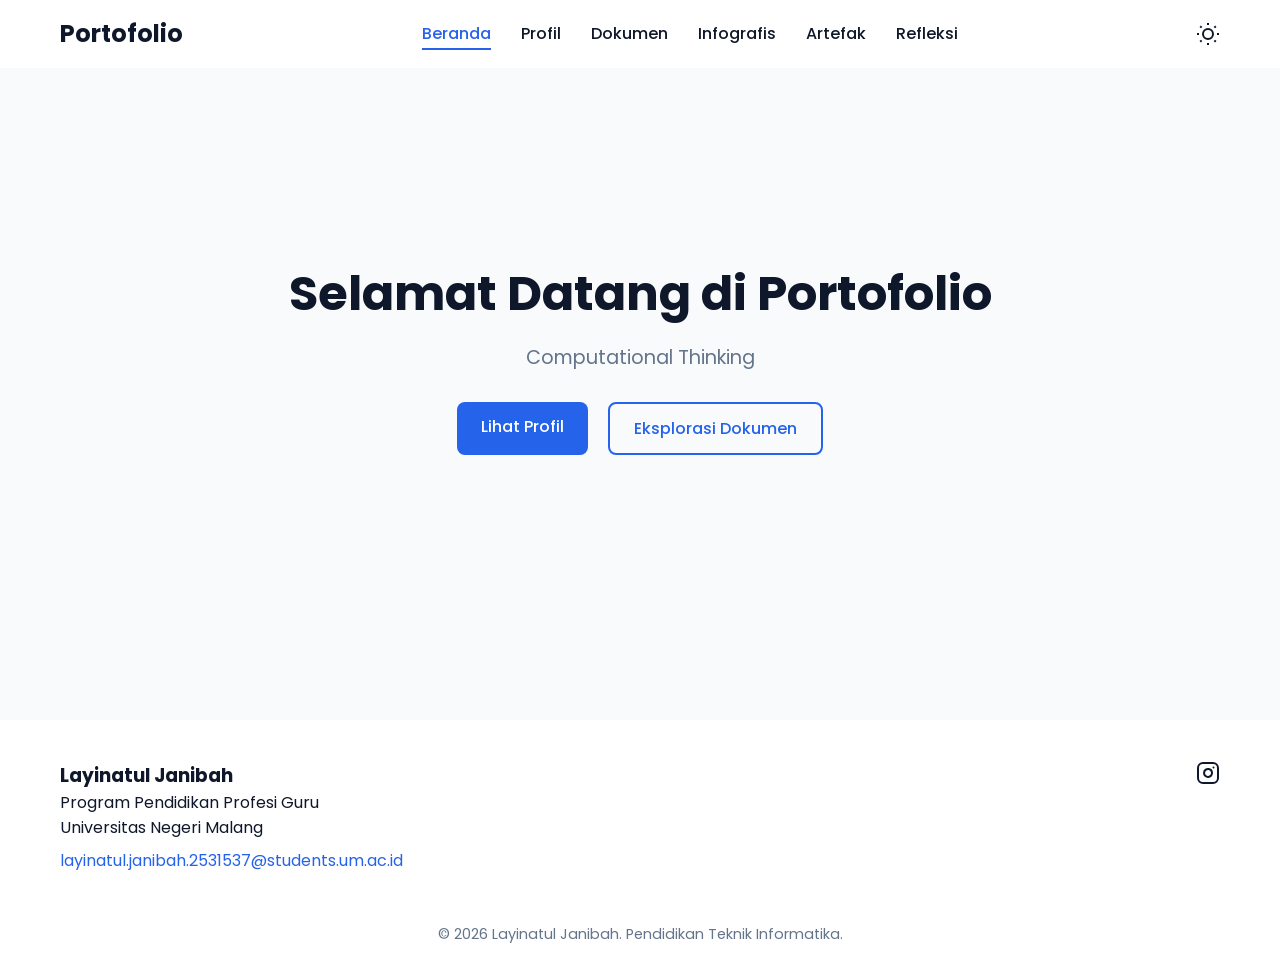
<file: index.html>
<!DOCTYPE html>
<html lang="id" data-page="index">
<head>
    <meta charset="UTF-8">
    <meta name="viewport" content="width=device-width, initial-scale=1.0">
    <title>Portofolio | Beranda</title>
    <link href="https://fonts.googleapis.com/css2?family=Poppins:wght@300;400;500;600;700&display=swap" rel="stylesheet">
    <link rel="stylesheet" href="style.css">
</head>
<body>
    <div id="loader">
        <div class="spinner"></div>
    </div>

    <div id="navbar-placeholder"></div>

    <main class="fade-in-section">
        <section class="hero-section">
            <div class="hero-content">
                <h1>Selamat Datang di Portofolio</h1>
                <p>Computational Thinking</p>
                <div class="hero-buttons">
                    <a href="profil.html" class="btn btn-primary">Lihat Profil</a>
                    <a href="dokumen.html" class="btn btn-secondary">Eksplorasi Dokumen</a>
                </div>
            </div>
        </section>
    </main>

    <div id="footer-placeholder"></div>
    <button id="back-to-top" aria-label="Back to top">&#8593;</button>

    <script src="script.js"></script>
</body>
</html>
</file>
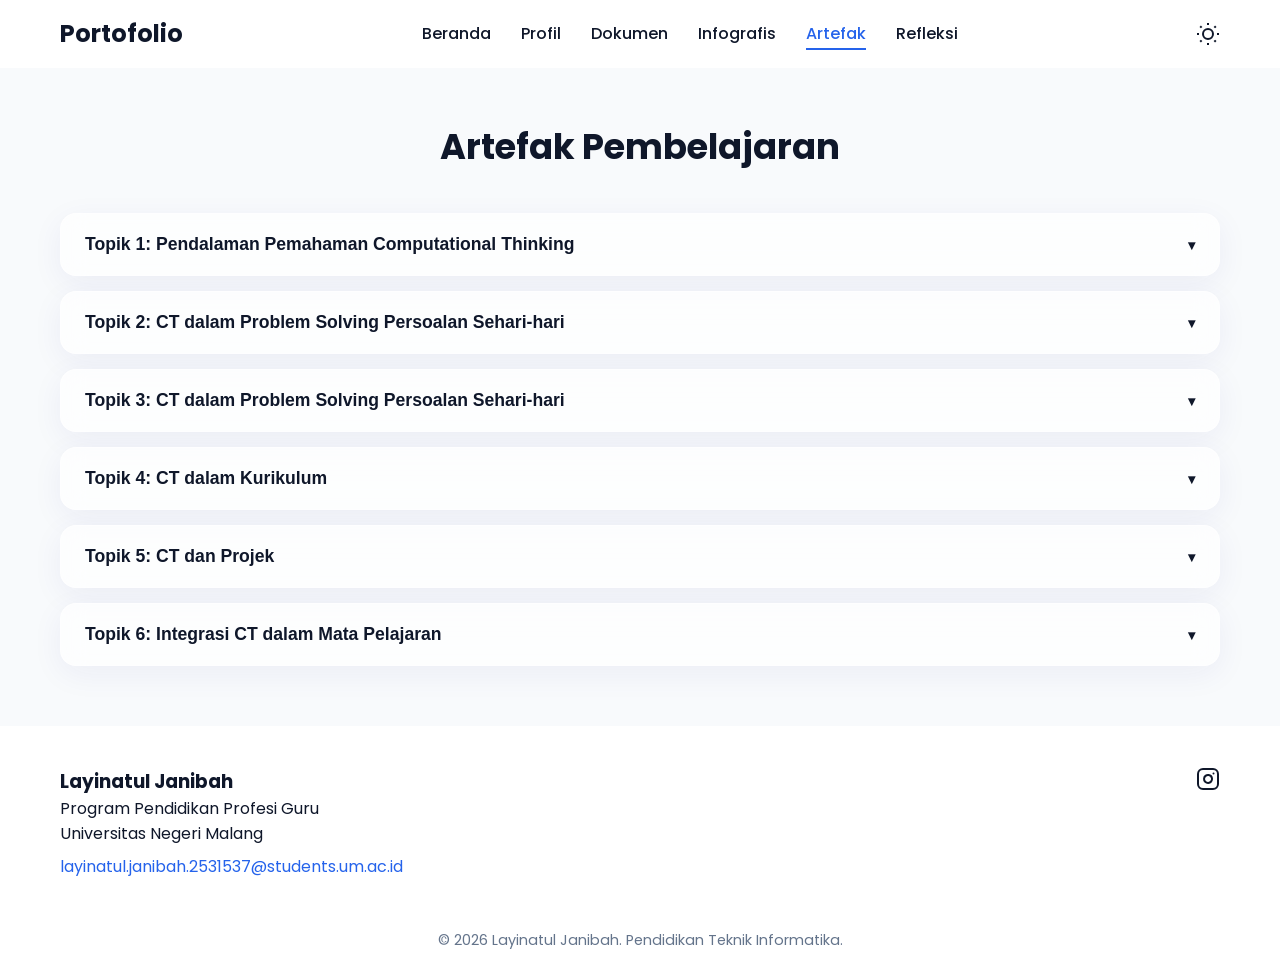
<file: artefak.html>
<!DOCTYPE html>
<html lang="id" data-page="artefak">
<head>
    <meta charset="UTF-8">
    <meta name="viewport" content="width=device-width, initial-scale=1.0">
    <title>Artefak Pembelajaran | Portofolio</title>

    <link href="https://fonts.googleapis.com/css2?family=Poppins:wght@300;400;500;600;700&display=swap" rel="stylesheet">
    <link rel="stylesheet" href="style.css">
</head>
<body>

    <div id="loader">
        <div class="spinner"></div>
    </div>

    <div id="navbar-placeholder"></div>

    <main class="container fade-in-section page-padding">
        <h2 class="page-title">Artefak Pembelajaran</h2>

        <div class="accordion-container">

            <!-- TOPIK 1 -->
            <div class="accordion-item card glass">

                <button class="accordion-header">
                    <span>Topik 1: Pendalaman Pemahaman Computational Thinking</span>
                    <span class="accordion-icon">&#9662;</span>
                </button>

                <div class="accordion-content">
                    <div class="lk-inner">

                        <!-- Tombol LK -->
                        <div class="pdf-buttons">

                            <button onclick="openPDF('https://drive.google.com/file/d/1vOIIKOhJjMm4Jqw0iizqqABE4Y23UbXy/preview')">
                                LK 1
                            </button>

                            <button onclick="openPDF('https://drive.google.com/file/d/15uriSJM332vcCAohCoQA4Vraa5DZYe7Q/preview')">
                                LK 2
                            </button>

                            <button onclick="openPDF('https://drive.google.com/file/d/1wwqNK4_SMgBqaL-MYR1NmQ_qAqmhSh8i/preview')">
                                LK 3
                            </button>

                            <button onclick="openPDF('https://drive.google.com/file/d/1G5QYPe0TC7MLl0g7k905bIHzYQZa0p_H/preview')">
                                LK 4
                            </button>

                        </div>

                        <p>
                            <strong>Ringkasan:</strong>
                            Pada topik 1 materi yang dibahas adalah konsep dan penerapan Computational Thinking (CT) dalam kehidupan sehari-hari maupun kegiatan pembelajaran. Materi meliputi pemahaman dasar CT, penerapan empat fondasi CT (dekomposisi, pengenalan pola, abstraksi, dan algoritma), analisis penerapan CT dalam perencanaan kegiatan, serta refleksi mengenai manfaat dan penerapan CT dalam kehidupan dan pembelajaran.
                        </p>

                        <p>
                            <strong>Hasil Belajar:</strong>
                            Setelah mempelajari seluruh LK, saya memahami bahwa CT merupakan cara berpikir sistematis yang dapat digunakan untuk menyelesaikan masalah secara efektif, efisien, dan optimal. Saya juga mampu mengenali serta menerapkan empat fondasi CT dalam berbagai situasi, baik dalam kehidupan sehari-hari, kegiatan organisasi, maupun proses pembelajaran.
                        </p>

                        <p>
                            <strong>Refleksi Singkat:</strong>
                            Melalui seluruh kegiatan LK, saya menyadari bahwa CT tidak hanya berkaitan dengan komputer atau teknologi, tetapi juga dapat membantu dalam berpikir lebih terstruktur, menyelesaikan masalah, dan mengambil keputusan dengan lebih baik. Pembelajaran ini juga memotivasi saya untuk terus mengembangkan kemampuan CT dan menerapkannya dalam pembelajaran di masa depan.
                        </p>

                    </div>
                </div>
            </div>

            <!-- TOPIK 2 -->
            <div class="accordion-item card glass">
                <button class="accordion-header">
                    <span>Topik 2: CT dalam Problem Solving Persoalan Sehari-hari</span>
                    <span class="accordion-icon">&#9662;</span>
                </button>

                <div class="accordion-content">
                    <div class="lk-inner">

                        <div class="pdf-buttons">
                            <button onclick="openPDF('https://drive.google.com/file/d/17mJwhWUmP-ZC-JXzdbttNViiObKG-WrY/preview')">
                                LK 5
                            </button>
                        </div>

                        <p><strong>Ringkasan:</strong> Pada topik 2 materi yang dibahas adalah penerapan Computational Thinking (CT) dalam menyelesaikan persoalan kehidupan sehari-hari melalui soal Bebras. Kegiatan meliputi proses pemecahan masalah menggunakan empat fondasi CT yaitu dekomposisi, pengenalan pola, abstraksi, dan algoritma pada berbagai kasus, kemudian dilanjutkan dengan diskusi antarkelompok, pemberian umpan balik, serta perbaikan hasil berdasarkan evaluasi.</p>

                        <p><strong>Hasil Belajar:</strong> Setelah mengerjakan LK ini, saya memahami cara menerapkan konsep CT dalam menyelesaikan masalah secara sistematis melalui identifikasi masalah, pencarian pola, penyederhanaan informasi penting, dan penyusunan langkah penyelesaian yang terstruktur. Saya juga belajar bahwa diskusi dan evaluasi dapat membantu meningkatkan kualitas penyelesaian masalah.</p>

                        <p><strong>Refleksi Singkat:</strong> Melalui LK ini, saya semakin memahami bahwa CT dapat digunakan untuk menyelesaikan persoalan secara logis dan terarah. Selain itu, saya menyadari pentingnya berpikir sistematis, menerima masukan, dan melakukan perbaikan agar solusi yang dihasilkan menjadi lebih baik.</p>

                    </div>
                </div>
            </div>


            <!-- TOPIK 3 -->
            <div class="accordion-item card glass">
                <button class="accordion-header">
                    <span>Topik 3: CT dalam Problem Solving Persoalan Sehari-hari</span>
                    <span class="accordion-icon">&#9662;</span>
                </button>

                <div class="accordion-content">
                    <div class="lk-inner">

                        <div class="pdf-buttons">
                            <button onclick="openPDF('https://drive.google.com/file/d/195JyhzQDqKF5rsSCcA09AtglTjlQYskZ/preview')">
                                LK 6
                            </button>

                            <button onclick="openPDF('https://drive.google.com/file/d/1xOALEPdNr39e3l0N6-qL7Yge-hpOiTNY/preview')">
                                LK 7
                            </button>
                        </div>

                        <p><strong>Ringkasan:</strong> Pada topik 3 materi yang dibahas adalah penyelesaian soal tipe PISA dan Bebras dengan menggunakan pendekatan Computational Thinking (CT). Analisis dilakukan melalui interpretasi grafik kecepatan mobil balap, identifikasi pola, serta penentuan bentuk lintasan berdasarkan data grafik. Selain itu, kelompok juga membandingkan karakteristik soal Bebras dan PISA/AKM, baik dari segi tujuan, bentuk soal, maupun langkah penyelesaiannya. Hasil diskusi menunjukkan bahwa kedua jenis soal sama-sama menekankan kemampuan berpikir kritis, pemecahan masalah, dan penerapan 4 fondasi CT, yaitu dekomposisi, pengenalan pola, abstraksi, dan algoritma.</p>

                        <p><strong>Hasil Belajar:</strong> Setelah mengerjakan LK ini, saya memahami bahwa penyelesaian masalah tidak hanya bergantung pada hafalan, tetapi membutuhkan kemampuan menganalisis informasi secara sistematis. Kelompok mampu menerapkan 4 fondasi Computational Thinking dalam membaca grafik, mengenali pola perubahan kecepatan, menyaring informasi penting, dan menyusun langkah penyelesaian secara logis. Selain itu, kelompok memahami perbedaan dan persamaan antara soal Bebras dan PISA/AKM sebagai bentuk asesmen berbasis HOTS (Higher Order Thinking Skills).</p>

                        <p><strong>Refleksi Singkat:</strong> Kegiatan ini membantu meningkatkan kemampuan berpikir kritis dan kerja sama dalam kelompok. Kami menjadi lebih teliti dalam membaca data dan memahami hubungan antara grafik dengan situasi nyata. Diskusi dan masukan dari kelompok lain juga memberikan wawasan untuk memperbaiki cara analisis agar lebih lengkap dan mendalam.</p>

                    </div>
                </div>
            </div>


            <!-- TOPIK 4 -->
            <div class="accordion-item card glass">
                <button class="accordion-header">
                    <span>Topik 4: CT dalam Kurikulum</span>
                    <span class="accordion-icon">&#9662;</span>
                </button>

                <div class="accordion-content">
                    <div class="lk-inner">

                        <div class="pdf-buttons">
                            <button onclick="openPDF('https://drive.google.com/file/d/1wiqj-j2J7IpYc8O9Kor4dDOp-v1MfHS1/preview')">LK 8</button>

                            <button onclick="openPDF('https://drive.google.com/file/d/12J87OMzwrkWvk7LLJ4i3wHzGrAFlvDXp/preview')">LK 9</button>

                            <button onclick="openPDF('https://drive.google.com/file/d/1wE8O_ttxOz4itLOMwxVOxlrKOwYScfQD/preview')">LK 10</button>
                        </div>

                        <p><strong>Ringkasan:</strong> Pada topik 4 pembelajaran berfokus pada pemahaman Capaian Pembelajaran (CP) Computational Thinking dan Literasi Digital pada Fase D. Kegiatan dimulai dengan mengidentifikasi istilah-istilah penting yang berkaitan dengan informatika, seperti berpikir komputasional, algoritma, pseudocode, data terstruktur, hingga identitas digital. Selanjutnya dilakukan diskusi kelompok untuk menyamakan pemahaman mengenai konsep-konsep tersebut serta memaknai tujuan CP secara lebih mendalam. Dari hasil presentasi dan diskusi, diperoleh pemahaman bahwa pembelajaran informatika tidak hanya menekankan keterampilan teknis, tetapi juga kemampuan berpikir logis, kritis, sistematis, serta etika dalam penggunaan teknologi digital.</p>
                        <p><strong>Hasil Belajar:</strong> Setelah mengerjakan LK ini, saya memahami berbagai istilah dasar dalam Computational Thinking dan Literasi Digital serta penerapannya dalam kehidupan sehari-hari. Peserta memahami bahwa berpikir komputasional bukan hanya tentang coding, melainkan cara berpikir sistematis dalam menyelesaikan masalah melalui dekomposisi, pola, abstraksi, dan algoritma. Selain itu, peserta juga memahami pentingnya kemampuan menilai kualitas informasi, menjaga keamanan digital, serta menggunakan teknologi secara bertanggung jawab. Kegiatan ini membantu memperkuat pemahaman tentang tujuan CP sebagai dasar pengembangan kemampuan peserta didik sesuai tahap perkembangannya.</p>
                        <p><strong>Refleksi Singkat:</strong> Kegiatan diskusi dan presentasi memberikan pengalaman belajar yang lebih mendalam karena dapat bertukar pemahaman dengan teman kelompok maupun kelompok lain. Saya menjadi lebih memahami konsep Computational Thinking dan Literasi Digital secara utuh, baik dari sisi teknis maupun etika penggunaan teknologi. Selain itu, kegiatan ini melatih kemampuan berpikir kritis, komunikasi, dan kerja sama dalam menyusun pemahaman bersama mengenai konsep informatika pada Fase D.</p>

                    </div>
                </div>
            </div>


            <!-- TOPIK 5 -->
            <div class="accordion-item card glass">
                <button class="accordion-header">
                    <span>Topik 5: CT dan Projek</span>
                    <span class="accordion-icon">&#9662;</span>
                </button>

                <div class="accordion-content">
                    <div class="lk-inner">

                        <div class="pdf-buttons">
                            <button onclick="openPDF('https://drive.google.com/file/d/1rD4CMab3vlcHUi60zBOL_1I2l4BJA6xW/preview')">LK 11</button>

                            <button onclick="openPDF('https://drive.google.com/file/d/1S7D6MkBe1t-zD-gS5BsVZffl-JhA58Ee/preview')">LK 12</button>

                            <button onclick="openPDF('https://drive.google.com/file/d/1N8YswhTWgGb4RoCYemsumkzz55EhZsTX/preview')">LK 13</button>

                            <button onclick="openPDF('https://drive.google.com/file/d/10GmdyQaF2KtTZuT3zM9bfmjDVrblBnFs/preview')">LK 14</button>
                        </div>

                        <p><strong>Ringkasan:</strong> Pada topik 5 membahas pengembangan proyek STEM berupa pembuatan filter air berbasis karbon aktif serta integrasinya dengan Computational Thinking (CT). Awalnya proyek hanya berfokus pada pembuatan alat filter sederhana untuk menjernihkan air keruh. Setelah diintegrasikan dengan CT, kegiatan menjadi lebih sistematis melalui penerapan dekomposisi, algoritma, pengumpulan data, pengenalan pola, dan analisis data. Selain itu, dilakukan evaluasi dan refleksi terhadap proyek berdasarkan masukan dosen dan kelompok lain untuk memperbaiki langkah percobaan, analisis hasil, serta keterkaitan aktivitas dengan konsep CT.</p>
                        <p><strong>Hasil Belajar:</strong> Setelah mengerjakan LK ini diperoleh pemahaman bahwa integrasi Computational Thinking dapat membuat proyek STEM menjadi lebih terstruktur, ilmiah, dan berbasis data. Peserta belajar menyusun langkah kerja secara sistematis, menganalisis efektivitas filter melalui data pengamatan, serta menggunakan logika sebab-akibat dalam memperbaiki hasil percobaan. Selain itu, peserta memahami pentingnya komunikasi hasil dalam bentuk tabel, grafik, dan presentasi agar proses dan hasil proyek dapat dipahami dengan lebih jelas.</p>
                        <p><strong>Refleksi Singkat:</strong> Kegiatan ini memberikan pengalaman dalam mengintegrasikan konsep Computational Thinking ke dalam pembelajaran STEM secara nyata. Saya menjadi lebih memahami bahwa proses pemecahan masalah tidak cukup hanya dengan mencoba-coba, tetapi memerlukan perencanaan, analisis data, dan evaluasi yang sistematis. Masukan dari dosen dan kelompok lain juga membantu memperbaiki kualitas proyek sehingga lebih efektif dan mudah dipahami.</p>

                    </div>
                </div>
            </div>


            <!-- TOPIK 6 -->
            <div class="accordion-item card glass">
                <button class="accordion-header">
                    <span>Topik 6: Integrasi CT dalam Mata Pelajaran</span>
                    <span class="accordion-icon">&#9662;</span>
                </button>

                <div class="accordion-content">
                    <div class="lk-inner">

                        <div class="pdf-buttons">
                            <button onclick="openPDF('https://drive.google.com/file/d/1cU0GWYM9LGnaVWSXzWKScX-Bi6pzuWRQ/preview')">LK 15</button>

                            <button onclick="openPDF('https://drive.google.com/file/d/117qu0m1xkCqRVIS6x9B42rezbNH0BwO-/preview')">LK 16</button>

                            <button onclick="openPDF('https://drive.google.com/file/d/1mScM6x5KaSOvjokEeux5WuYndpVPVrEF/preview')">LK 17</button>

                            <button onclick="openPDF('https://drive.google.com/file/d/1bYsRw2ne4Ilo2FmNMeyDAXr1jCwEgVCe/preview')">LK 18</button>
                        </div>

                        <p><strong>Ringkasan:</strong> Pada topik 6 membahas pembelajaran yang berfokus pada analisis dan integrasi Computational Thinking (CT) ke dalam materi ajar Informatika, khususnya materi komponen sistem komputer dan algoritma pemrograman. Kegiatan dimulai dengan mengidentifikasi unsur-unsur CT yang sebenarnya telah ada dalam pembelajaran, seperti pengumpulan data, analisis data, algoritma, abstraksi, dan dekomposisi. Selanjutnya dilakukan modifikasi materi ajar agar lebih terintegrasi dengan CT melalui pendekatan berbasis masalah, diskusi kelompok, dan pemecahan masalah secara sistematis. Selain itu, dilakukan evaluasi presentasi kelompok lain serta penarikan kesimpulan mengenai pentingnya integrasi CT dalam pembelajaran agar siswa tidak hanya memahami konsep, tetapi juga mampu berpikir logis, kritis, dan terstruktur.</p>
                        <p><strong>Hasil Belajar:</strong> Setelah mengerjakan LK ini saya memahami bahwa Computational Thinking dapat diterapkan pada berbagai materi ajar untuk meningkatkan kemampuan problem solving peserta didik. Peserta belajar mengintegrasikan empat fondasi CT, yaitu dekomposisi, pengenalan pola, abstraksi, dan algoritma, ke dalam proses pembelajaran Informatika. Selain itu, peserta memahami bahwa pembelajaran berbasis CT lebih menekankan proses berpikir daripada sekadar hasil akhir, sehingga siswa dilatih untuk menganalisis masalah, menyusun solusi secara bertahap, dan mengaitkan konsep dengan situasi nyata.</p>
                        <p><strong>Refleksi Singkat:</strong> Kegiatan ini memberikan pemahaman bahwa integrasi CT membuat pembelajaran menjadi lebih aktif, bermakna, dan berorientasi pada pemecahan masalah. Saya menjadi lebih memahami bagaimana merancang materi ajar yang tidak hanya menyampaikan konsep, tetapi juga melatih kemampuan berpikir kritis dan sistematis peserta didik. Diskusi, evaluasi, dan presentasi kelompok juga membantu meningkatkan kemampuan komunikasi dan memperluas wawasan mengenai penerapan CT dalam pembelajaran Informatika.</p>

                    </div>
                </div>
            </div>

        </div>
    </main>


    <!-- Modal PDF -->
    <div id="pdfModal" class="pdf-modal">
        <div class="pdf-container">

            <button class="close-btn" onclick="closePDF()">
                ✖ Close
            </button>

            <iframe
                id="pdfFrame"
                frameborder="0">
            </iframe>

        </div>
    </div>


    <div id="footer-placeholder"></div>

    <button id="back-to-top">
        &#8593;
    </button>

    <script src="script.js"></script>

</body>
</html>
</file>
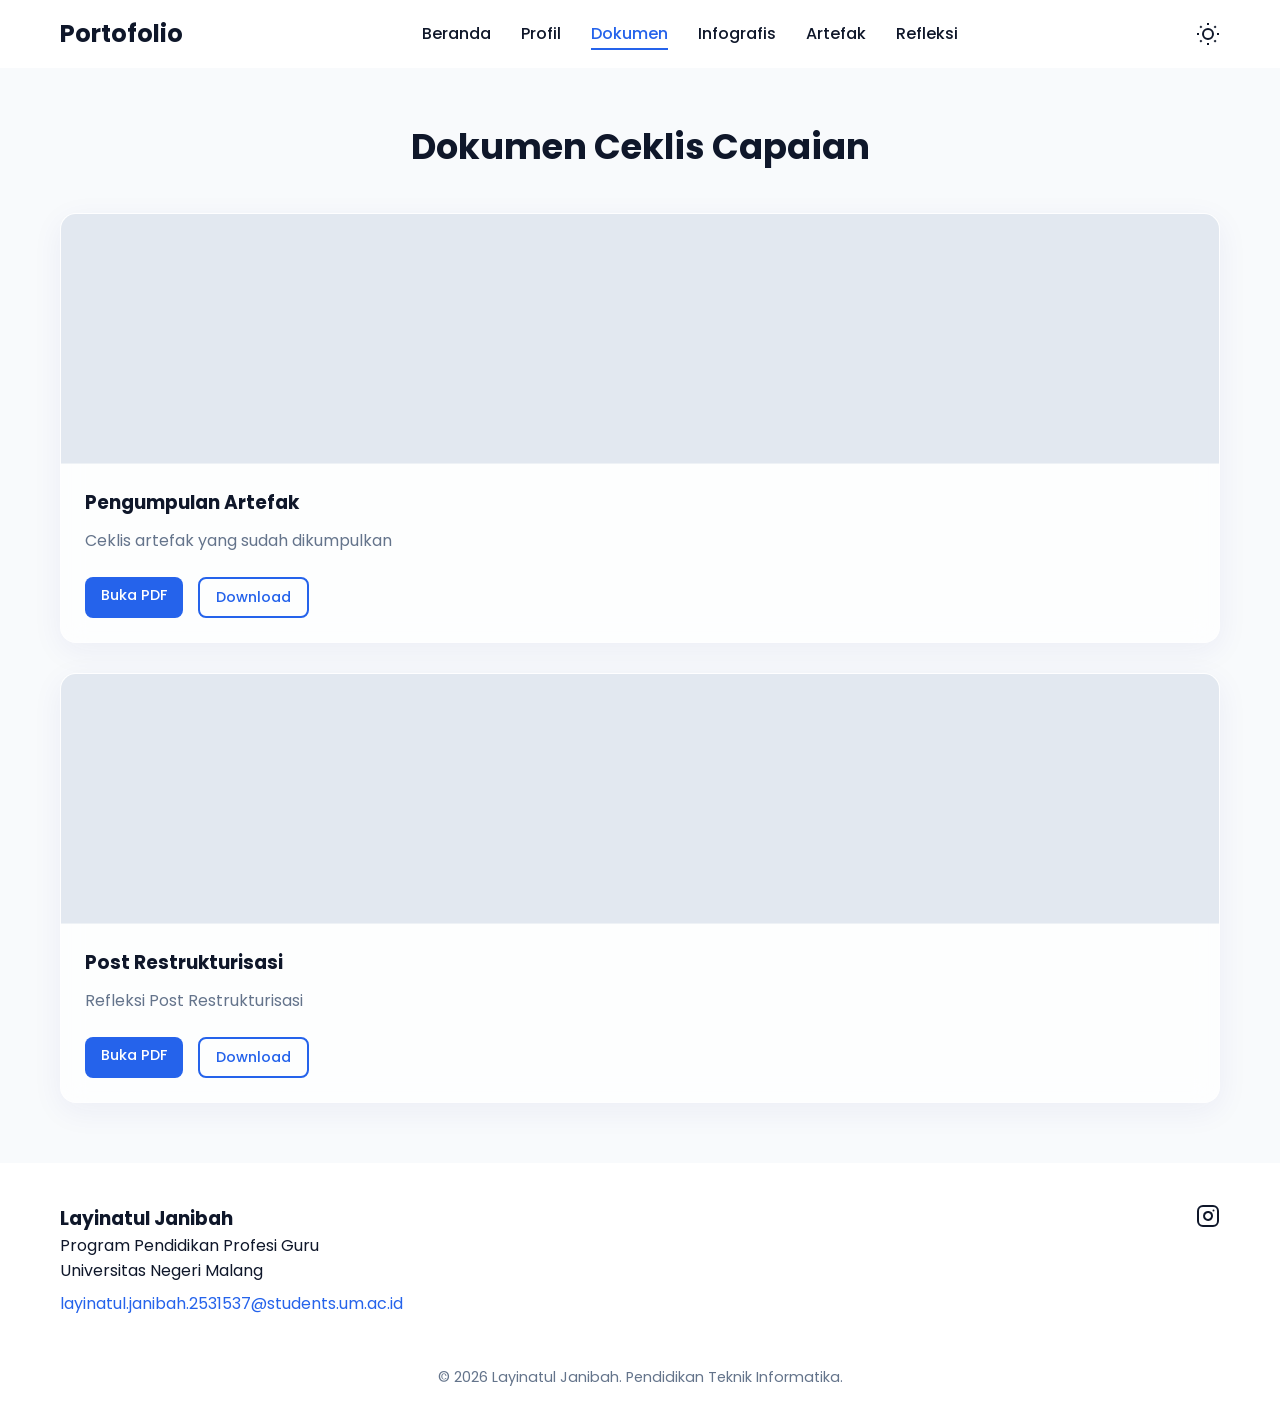
<file: dokumen.html>
<!DOCTYPE html>
<html lang="id" data-page="dokumen">
<head>
    <meta charset="UTF-8">
    <meta name="viewport" content="width=device-width, initial-scale=1.0">
    <title>Dokumen Ceklis | Portofolio</title>
    <link href="https://fonts.googleapis.com/css2?family=Poppins:wght@300;400;500;600;700&display=swap" rel="stylesheet">
    <link rel="stylesheet" href="style.css">
</head>
<body>
    <div id="loader"><div class="spinner"></div></div>
    <div id="navbar-placeholder"></div>

    <main class="container fade-in-section page-padding">
        <h2 class="page-title">Dokumen Ceklis Capaian</h2>
        
        <div class="grid grid-cols-1 md:grid-cols-2 gap-6">

        <!-- Dokumen 1 -->
        <div class="card glass doc-card">
            <div class="doc-preview">
                <iframe
                    src="https://drive.google.com/file/d/1jDOOIjhoc7b5Od9YqvjX1zbsPYo5fGLn/preview"
                    title="Pengumpulan Artefak">
                </iframe>
            </div>

            <div class="doc-content">
                <h3>Pengumpulan Artefak</h3>
                <p>Ceklis artefak yang sudah dikumpulkan</p>

                <div class="doc-actions">
                    <a href="https://drive.google.com/file/d/1jDOOIjhoc7b5Od9YqvjX1zbsPYo5fGLn/view?usp=sharing"
                    class="btn btn-sm btn-primary"
                    target="_blank">
                        Buka PDF
                    </a>

                    <a href="https://drive.google.com/uc?export=download&id=1jDOOIjhoc7b5Od9YqvjX1zbsPYo5fGLn"
                    class="btn btn-sm btn-secondary">
                        Download
                    </a>
                </div>
            </div>
        </div>

        <!-- Dokumen 2 -->
        <div class="card glass doc-card">
            <div class="doc-preview">
                <iframe
                    src="https://drive.google.com/file/d/1mG-mO9A2uMtUa63YQd9lTts_By6nFokl/preview"
                    title="Post Restrukturisasi">
                </iframe>
            </div>

            <div class="doc-content">
                <h3>Post Restrukturisasi</h3>
                <p>Refleksi Post Restrukturisasi</p>

                <div class="doc-actions">
                    <a href="https://drive.google.com/file/d/1mG-mO9A2uMtUa63YQd9lTts_By6nFokl/view?usp=drive_link"
                    class="btn btn-sm btn-primary"
                    target="_blank">
                        Buka PDF
                    </a>

                    <a href="https://drive.google.com/uc?export=download&id=1mG-mO9A2uMtUa63YQd9lTts_By6nFokl"
                    class="btn btn-sm btn-secondary">
                        Download
                    </a>
                </div>
            </div>
        </div>

    </div>

    </main>

    <div id="footer-placeholder"></div>
    <button id="back-to-top">&#8593;</button>
    <script src="script.js"></script>
</body>
</html>
</file>
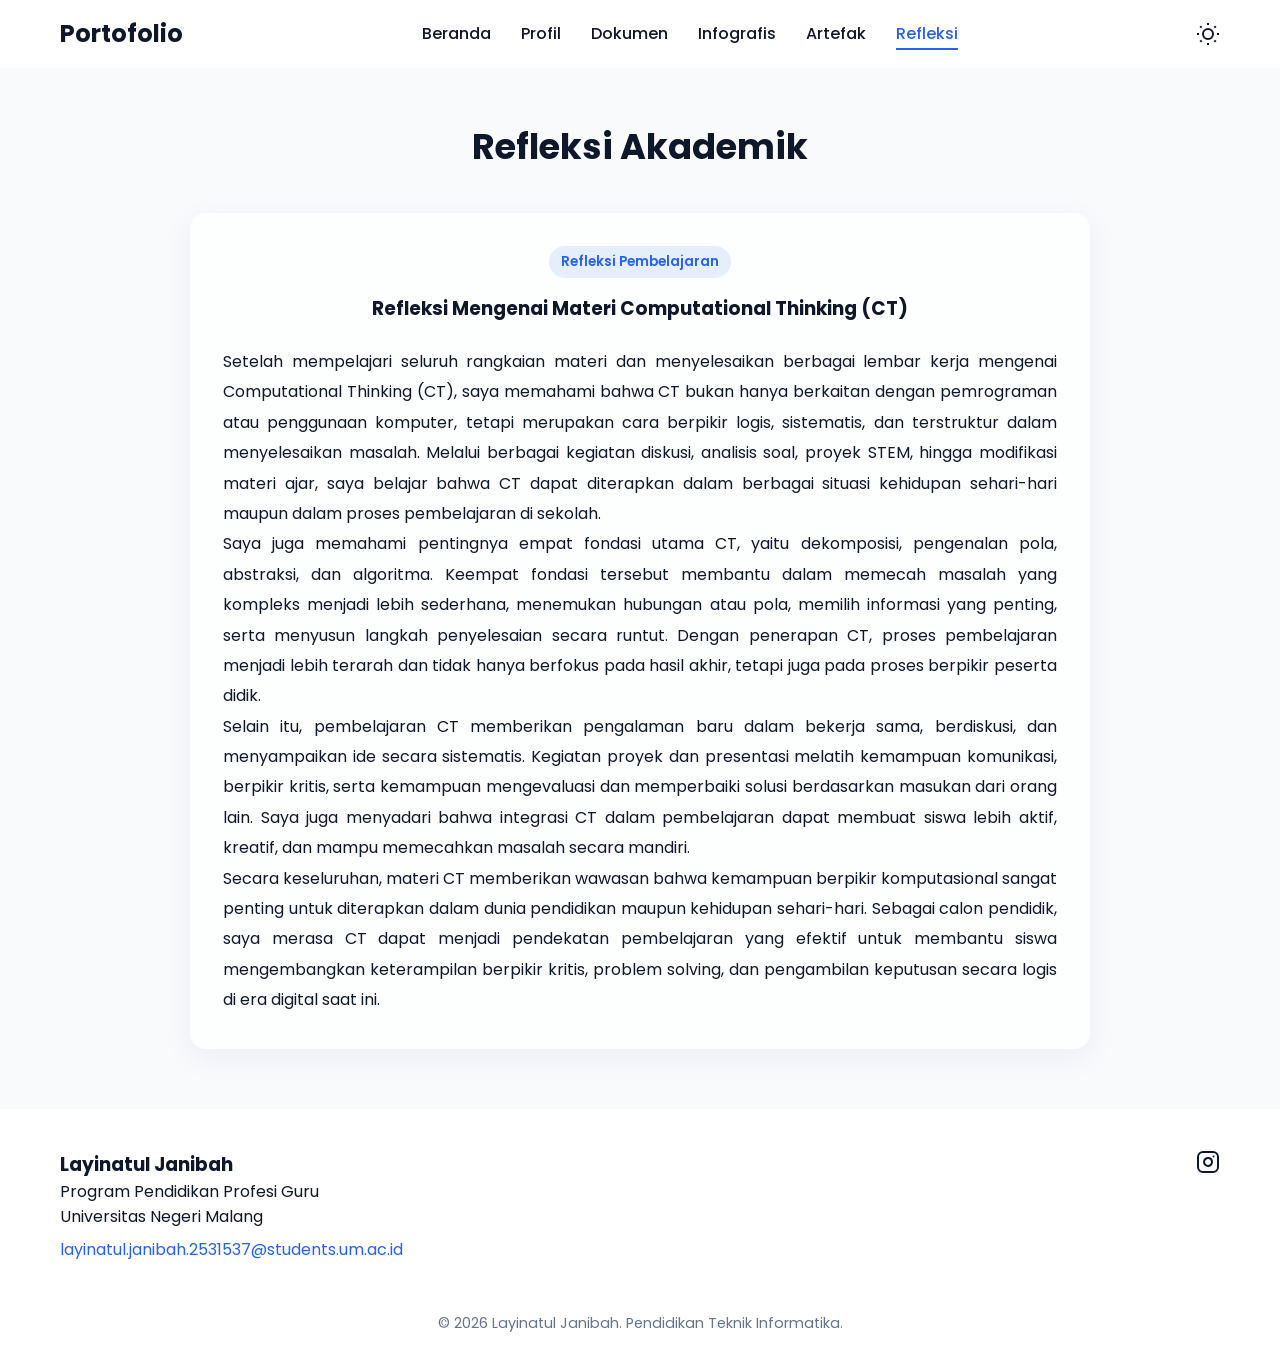
<file: refleksi.html>
<!DOCTYPE html>
<html lang="id" data-page="refleksi">
<head>
    <meta charset="UTF-8">
    <meta name="viewport" content="width=device-width, initial-scale=1.0">
    <title>Jurnal Refleksi | Portofolio</title>
    <link href="https://fonts.googleapis.com/css2?family=Poppins:wght@300;400;500;600;700&display=swap" rel="stylesheet">
    <link rel="stylesheet" href="style.css">
</head>
<body>
    <div id="loader"><div class="spinner"></div></div>
    <div id="navbar-placeholder"></div>

    <main class="container fade-in-section page-padding">
        <h2 class="page-title">Refleksi Akademik</h2>
        
        <div style="display:flex; justify-content:center; width:100%;">

            <div class="card glass" style="
                width:100%;
                max-width:900px;
                padding:2rem;
                margin:0 auto;
            ">

                <div style="text-align:center; margin-bottom:1.5rem;">
                    <span class="timeline-date">Refleksi Pembelajaran</span>

                    <h3 style="margin-top:1rem;">
                        Refleksi Mengenai Materi Computational Thinking (CT)
                    </h3>
                </div>

                <div style="text-align:justify; line-height:1.9;">

                    <p>
                        Setelah mempelajari seluruh rangkaian materi dan menyelesaikan berbagai lembar kerja mengenai Computational Thinking (CT), saya memahami bahwa CT bukan hanya berkaitan dengan pemrograman atau penggunaan komputer, tetapi merupakan cara berpikir logis, sistematis, dan terstruktur dalam menyelesaikan masalah. Melalui berbagai kegiatan diskusi, analisis soal, proyek STEM, hingga modifikasi materi ajar, saya belajar bahwa CT dapat diterapkan dalam berbagai situasi kehidupan sehari-hari maupun dalam proses pembelajaran di sekolah.
                    </p>

                    <p>
                        Saya juga memahami pentingnya empat fondasi utama CT, yaitu dekomposisi, pengenalan pola, abstraksi, dan algoritma. Keempat fondasi tersebut membantu dalam memecah masalah yang kompleks menjadi lebih sederhana, menemukan hubungan atau pola, memilih informasi yang penting, serta menyusun langkah penyelesaian secara runtut. Dengan penerapan CT, proses pembelajaran menjadi lebih terarah dan tidak hanya berfokus pada hasil akhir, tetapi juga pada proses berpikir peserta didik.
                    </p>

                    <p>
                        Selain itu, pembelajaran CT memberikan pengalaman baru dalam bekerja sama, berdiskusi, dan menyampaikan ide secara sistematis. Kegiatan proyek dan presentasi melatih kemampuan komunikasi, berpikir kritis, serta kemampuan mengevaluasi dan memperbaiki solusi berdasarkan masukan dari orang lain. Saya juga menyadari bahwa integrasi CT dalam pembelajaran dapat membuat siswa lebih aktif, kreatif, dan mampu memecahkan masalah secara mandiri.
                    </p>

                    <p>
                        Secara keseluruhan, materi CT memberikan wawasan bahwa kemampuan berpikir komputasional sangat penting untuk diterapkan dalam dunia pendidikan maupun kehidupan sehari-hari. Sebagai calon pendidik, saya merasa CT dapat menjadi pendekatan pembelajaran yang efektif untuk membantu siswa mengembangkan keterampilan berpikir kritis, problem solving, dan pengambilan keputusan secara logis di era digital saat ini.
                    </p>

                </div>

            </div>

        </div>

    </main>

    <div id="footer-placeholder"></div>
    <button id="back-to-top">&#8593;</button>
    <script src="script.js"></script>
</body>
</html>
</file>
<file: style.css>
/* ==========================================================================
   VARIABLE & THEME SETUP
   ========================================================================== */
:root {
    --primary-color: #2563eb;
    --primary-hover: #1d4ed8;
    --bg-color: #f8fafc;
    --text-color: #0f172a;
    --text-muted: #64748b;
    --card-bg: rgba(255, 255, 255, 0.7);
    --card-border: rgba(255, 255, 255, 0.4);
    --nav-bg: rgba(255, 255, 255, 0.8);
    --shadow: 0 8px 32px 0 rgba(31, 38, 135, 0.06);
    --transition: all 0.3s cubic-bezier(0.4, 0, 0.2, 1);
}

[data-theme="dark"] {
    --bg-color: #0f172a;
    --text-color: #f8fafc;
    --text-muted: #94a3b8;
    --card-bg: rgba(30, 41, 59, 0.7);
    --card-border: rgba(255, 255, 255, 0.08);
    --nav-bg: rgba(15, 23, 42, 0.8);
    --shadow: 0 8px 32px 0 rgba(0, 0, 0, 0.37);
}

/* ==========================================================================
   BASE STYLES & RESET
   ========================================================================== */
* {
    margin: 0;
    padding: 0;
    box-sizing: border-box;
}

html {
    scroll-behavior: smooth;
    font-family: 'Poppins', 'Inter', sans-serif;
}

body {
    background-color: var(--bg-color);
    color: var(--text-color);
    transition: var(--transition);
    min-height: 100vh;
    display: flex;
    flex-direction: column;
    overflow-x: hidden;
}

.container {
    width: 100%;
    max-width: 1200px;
    margin: 0 auto;
    padding: 0 20px;
}

.page-padding {
    padding-top: 120px;
    padding-bottom: 60px;
}

.page-title {
    text-align: center;
    margin-bottom: 40px;
    font-size: 2.2rem;
    font-weight: 700;
}

.margin-top { margin-top: 40px; }

/* ==========================================================================
   REUSABLE COMPONENTS (GLASSMORPHISM, CARDS, BUTTONS)
   ========================================================================== */
.glass {
    background: var(--card-bg);
    backdrop-filter: blur(12px);
    -webkit-backdrop-filter: blur(12px);
    border: 1px solid var(--card-border);
    box-shadow: var(--shadow);
}

.card {
    border-radius: 16px;
    padding: 24px;
    transition: var(--transition);
}

.grid {
    display: grid;
    gap: 30px;
}

@media (min-width: 768px) {
    .grid-2 { grid-template-columns: repeat(2, 1fr); }
    .grid-3 { grid-template-columns: repeat(3, 1fr); }
}

.btn {
    display: inline-block;
    padding: 12px 24px;
    border-radius: 8px;
    font-weight: 500;
    text-decoration: none;
    cursor: pointer;
    transition: var(--transition);
    border: none;
    text-align: center;
}

.btn-primary {
    background-color: var(--primary-color);
    color: #ffffff;
}

.btn-primary:hover { background-color: var(--primary-hover); transform: translateY(-2px); }

.btn-secondary {
    background-color: transparent;
    border: 2px solid var(--primary-color);
    color: var(--primary-color);
}

.btn-secondary:hover {
    background-color: var(--primary-color);
    color: #ffffff;
    transform: translateY(-2px);
}

.btn-sm { padding: 8px 16px; font-size: 0.9rem; }

/* ==========================================================================
   LOADER & BACK TO TOP
   ========================================================================== */
#loader {
    position: fixed;
    top: 0; left: 0; width: 100%; height: 100%;
    background-color: var(--bg-color);
    z-index: 9999;
    display: flex; justify-content: center; align-items: center;
    transition: opacity 0.5s ease, visibility 0.5s;
}

.spinner {
    width: 50px; height: 50px;
    border: 5px solid var(--text-muted);
    border-top-color: var(--primary-color);
    border-radius: 50%;
    animation: spin 1s linear infinite;
}

@keyframes spin { to { transform: rotate(360deg); } }

#back-to-top {
    position: fixed;
    bottom: 30px; right: 30px;
    width: 45px; height: 45px;
    border-radius: 50%;
    background-color: var(--primary-color);
    color: white; border: none; cursor: pointer;
    display: none; justify-content: center; align-items: center;
    font-size: 20px; z-index: 99; box-shadow: 0 4px 12px rgba(0,0,0,0.15);
    transition: var(--transition);
}
#back-to-top:hover { transform: translateY(-5px); }

/* ==========================================================================
   NAVBAR & FOOTER STYLES
   ========================================================================== */
.navbar {
    position: fixed; top: 0; width: 100%; z-index: 1000;
    background: var(--nav-bg); backdrop-filter: blur(10px);
    border-bottom: 1px solid var(--card-border); transition: var(--transition);
}

.nav-container {
    max-width: 1200px; margin: 0 auto; padding: 20px;
    display: flex; justify-content: space-between; align-items: center;
}

.nav-logo {
    font-size: 1.5rem; font-weight: 700; text-decoration: none; color: var(--text-color);
}
.nav-logo span { color: var(--primary-color); }

.nav-menu { display: flex; list-style: none; gap: 30px; }
.nav-link {
    text-decoration: none; color: var(--text-color); font-weight: 500;
    position: relative; padding: 5px 0; transition: var(--transition);
}
.nav-link::after {
    content: ''; position: absolute; bottom: 0; left: 0; width: 0; height: 2px;
    background-color: var(--primary-color); transition: var(--transition);
}
.nav-link:hover::after, .nav-link.active::after { width: 100%; }
.nav-link.active { color: var(--primary-color); }

.nav-actions { display: flex; align-items: center; gap: 20px; }
#theme-toggle {
    background: none; border: none; cursor: pointer; color: var(--text-color);
    width: 24px; height: 24px;
}
#theme-toggle .moon-icon { display: none; }
[data-theme="dark"] #theme-toggle .sun-icon { display: none; }
[data-theme="dark"] #theme-toggle .moon-icon { display: block; }

.hamburger {
    display: none;
    cursor: pointer;
    background: none;
    border: none;
    padding: 4px;
    color: var(--text-color);
}
.bar {
    display: block;
    width: 25px;
    height: 3px;
    margin: 5px auto;
    background-color: var(--text-color);
    border-radius: 3px;
    transition: var(--transition);
}

@media (max-width: 768px) {
    .hamburger { display: block; }

    .nav-menu {
        display: flex;
        flex-direction: column;
        position: fixed;
        top: 65px;
        left: -100%;
        width: 100%;
        text-align: center;
        padding: 30px 0;
        background: var(--nav-bg);
        backdrop-filter: blur(15px);
        -webkit-backdrop-filter: blur(15px);
        box-shadow: var(--shadow);
        transition: left 0.3s ease;
        z-index: 999;
    }

    .nav-menu.active { left: 0; }

    .hamburger.active .bar:nth-child(1) { transform: translateY(8px) rotate(45deg); }
    .hamburger.active .bar:nth-child(2) { opacity: 0; }
    .hamburger.active .bar:nth-child(3) { transform: translateY(-8px) rotate(-45deg); }
}

.footer-section {
    background: var(--nav-bg); border-top: 1px solid var(--card-border);
    margin-top: auto; padding: 40px 0 20px 0;
}
.footer-container {
    max-width: 1200px; margin: 0 auto; padding: 0 20px;
    display: flex; flex-wrap: wrap; justify-content: space-between; gap: 20px;
}
.footer-email { color: var(--primary-color); margin-top: 8px; }
.footer-socials { display: flex; gap: 15px; }
.footer-socials a { color: var(--text-color); width: 24px; height: 24px; transition: var(--transition); }
.footer-socials a:hover { color: var(--primary-color); transform: scale(1.1); }
.footer-bottom { text-align: center; margin-top: 30px; padding-top: 20px; border-top: 1px solid var(--card-border); color: var(--text-muted); font-size: 0.9rem; }



/* ==========================================================================
   PAGE-SPECIFIC CUSTOM DESIGNS
   ========================================================================== */
/* Hero */
.hero-section { min-height: 80vh; display: flex; align-items: center; justify-content: center; text-align: center; padding: 0 20px; }
.hero-content h1 { font-size: 3rem; font-weight: 700; margin-bottom: 20px; line-height: 1.2; }
.hero-content p { font-size: 1.2rem; color: var(--text-muted); max-width: 700px; margin: 0 auto 30px auto; }
.hero-buttons { display: flex; gap: 20px; justify-content: center; }

/* Profil */
.profile-header { display: flex; flex-direction: column; align-items: center; gap: 30px; text-align: center; }
.profile-avatar { width: 150px; height: 150px; border-radius: 50%; object-fit: cover; border: 4px solid var(--primary-color); }
.profile-tag { color: var(--primary-color); font-weight: 600; text-transform: uppercase; font-size: 0.85rem; letter-spacing: 1px; margin-top: 4px; }
.profile-table { margin-top: 20px; border-collapse: collapse; text-align: left; }
.profile-table td { padding: 8px 12px; vertical-align: top; }
@media (min-width: 768px) {
    .profile-header { flex-direction: row; text-align: left; }
}
.progress-card h4 { margin-bottom: 15px; }
.progress-bar-container { background: var(--card-border); border-radius: 20px; overflow: hidden; height: 20px; position: relative; }
.progress-bar { background: var(--primary-color); height: 100%; border-radius: 20px; display: flex; align-items: center; justify-content: flex-end; transition: width 1.5s cubic-bezier(0.1, 1, 0.1, 1); }
.progress-bar span { color: white; font-size: 0.75rem; font-weight: 600; padding-right: 10px; }

/* Dokumen */
.doc-card { display: flex; flex-direction: column; height: 100%; overflow: hidden; padding: 0; }
.doc-preview { height: 250px; background: #e2e8f0; border-bottom: 1px solid var(--card-border); }
.doc-preview iframe { width: 100%; height: 100%; border: none; }
.doc-content { padding: 24px; display: flex; flex-direction: column; flex-grow: 1; }
.doc-content p { color: var(--text-muted); margin: 12px 0 24px 0; line-height: 1.5; flex-grow: 1; }
.doc-actions { display: flex; gap: 15px; }

/* Infografis & Lightbox */
.info-card { padding: 0; overflow: hidden; cursor: pointer; }
.info-img-wrapper { overflow: hidden; height: 220px; background: #cbd5e1; }
.info-img-wrapper img { width: 100%; height: 100%; object-fit: cover; transition: var(--transition); }
.info-card:hover .info-img-wrapper img { transform: scale(1.08); }
.info-body { padding: 20px; }
.info-body p { color: var(--text-muted); font-size: 0.95rem; margin-top: 8px; }

.lightbox {
    display: none; position: fixed; z-index: 2000; padding-top: 100px; left: 0; top: 0; width: 100%; height: 100%; background-color: rgba(0,0,0,0.9); opacity: 0; transition: opacity 0.3s ease;
}
.lightbox.show { display: block; opacity: 1; }
.lightbox-content { margin: auto; display: block; max-width: 80%; max-height: 70%; border-radius: 8px; }
.lightbox-close { position: absolute; top: 40px; right: 40px; color: #f1f1f1; font-size: 40px; font-weight: bold; cursor: pointer; }

/* Artefak (Accordion) */
.accordion-container { display: flex; flex-direction: column; gap: 15px; }
.accordion-item { padding: 0; overflow: hidden; }
.accordion-header {
    width: 100%; background: none; border: none; padding: 20px 24px; display: flex; justify-content: space-between; align-items: center;
    color: var(--text-color); font-size: 1.1rem; font-weight: 600; cursor: pointer; text-align: left;
}
.accordion-icon { transition: var(--transition); font-size: 0.85rem; }
.accordion-content { max-height: 0; overflow: hidden; transition: max-height 0.3s cubic-bezier(0, 1, 0, 1); background: rgba(0,0,0,0.02); }
.lk-inner { padding: 24px; display: flex; flex-direction: column; gap: 12px; line-height: 1.6; border-top: 1px solid var(--card-border); }

/* Refleksi (Timeline) */
.timeline { position: relative; max-width: 800px; margin: 0 auto; padding: 20px 0; }
.timeline::after { content: ''; position: absolute; width: 4px; background-color: var(--primary-color); top: 0; bottom: 0; left: 50%; margin-left: -2px; opacity: 0.3; }
.timeline-item { padding: 10px 40px; position: relative; width: 50%; opacity: 0; transform: translateY(40px); transition: all 0.6s ease; }
.timeline-item.visible { opacity: 1; transform: translateY(0); }
.timeline-item.left { left: 0; }
.timeline-item.right { left: 50%; }
.timeline-dot { width: 16px; height: 16px; position: absolute; background-color: var(--primary-color); border: 4px solid var(--bg-color); border-radius: 50%; top: 25px; z-index: 1; }
.timeline-item.left .timeline-dot { right: -8px; }
.timeline-item.right .timeline-dot { left: -8px; }
.timeline-date { color: var(--primary-color); font-weight: 600; font-size: 0.85rem; }
.timeline-content h3 { margin: 8px 0; }
@media (max-width: 768px) {
    .timeline::after { left: 31px; }
    .timeline-item { width: 100%; padding-left: 70px; padding-right: 25px; }
    .timeline-item.right { left: 0; }
    .timeline-item.left .timeline-dot, .timeline-item.right .timeline-dot { left: 23px; }
}

/* Scroll Animation Target */
.fade-in-element { opacity: 0; transform: translateY(20px); transition: all 0.6s ease-out; }
.fade-in-element.is-visible { opacity: 1; transform: translateY(0); }

/* tombol LK */

.pdf-buttons{
    display:flex;
    flex-wrap:wrap;
    gap:10px;
    margin-bottom:20px;
}

.pdf-buttons button{
    border:none;
    padding:10px 16px;
    border-radius:12px;
    cursor:pointer;
    font-family:Poppins,sans-serif;
    transition:.3s;
}

.pdf-buttons button:hover{
    transform:translateY(-2px);
}


/* modal pdf */

.pdf-modal{
    display:none;
    position:fixed;
    top:0;
    left:0;
    width:100%;
    height:100%;
    background:rgba(0,0,0,.75);
    z-index:9999;
}

.pdf-container{
    width:90%;
    height:90%;
    background:white;
    margin:2% auto;
    border-radius:20px;
    overflow:hidden;
    position:relative;
}

#pdfFrame{
    width:100%;
    height:100%;
}

.close-btn{
    position:absolute;
    right:15px;
    top:10px;
    border:none;
    padding:10px 15px;
    cursor:pointer;
    border-radius:10px;
    z-index:10000;
}

.timeline-content {
    padding: 2rem;
    border-radius: 20px;
    line-height: 1.9;
}

.timeline-content h3 {
    margin: 0.75rem 0 1.5rem;
    font-size: 1.5rem;
}

.timeline-content p {
    margin-bottom: 1rem;
    text-align: justify;
}

.timeline-date {
    display: inline-block;
    padding: 6px 12px;
    background: rgba(37,99,235,.1);
    color: #2563eb;
    border-radius: 999px;
    font-size: .85rem;
    font-weight: 600;
}
</file>
